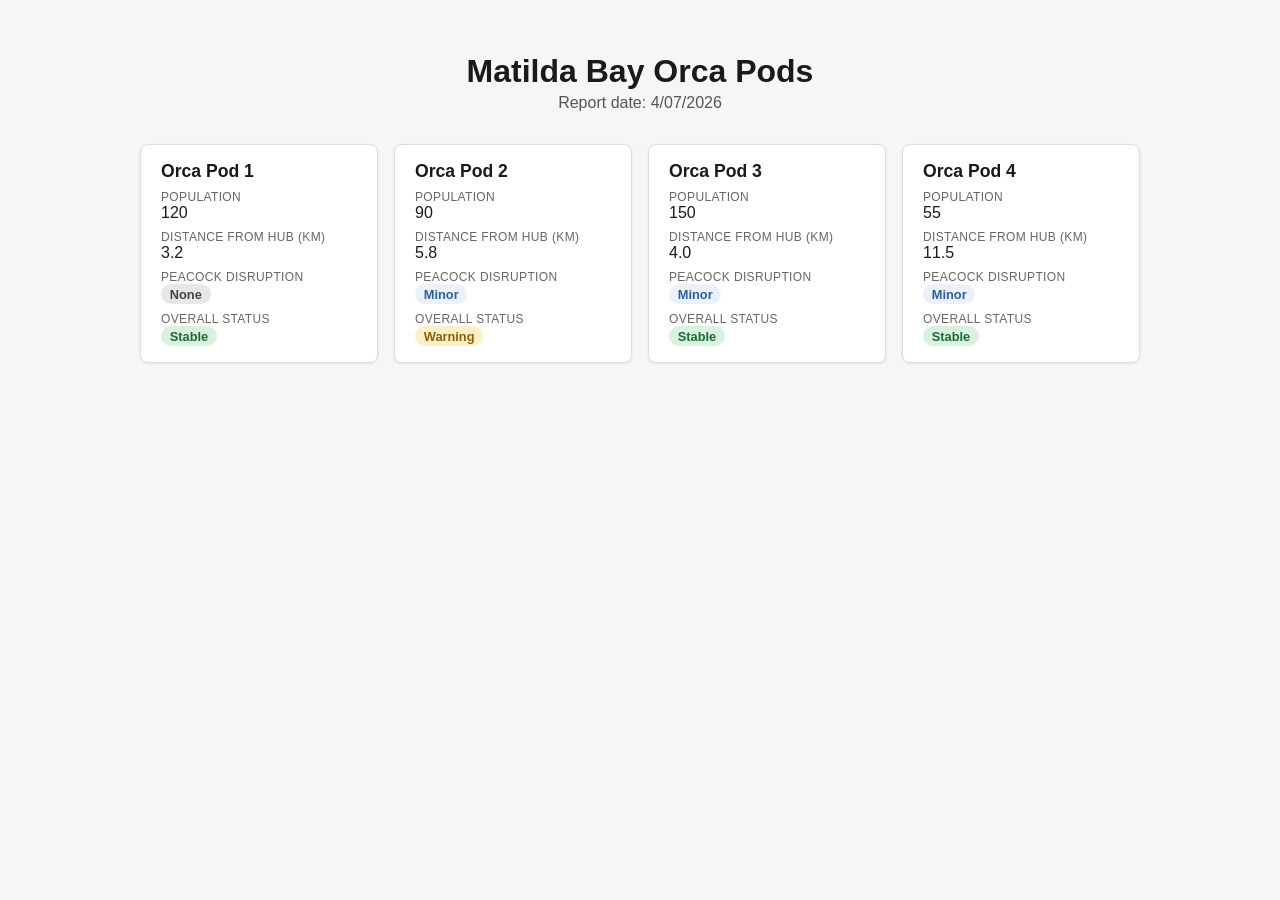
<file: Matilda Bay/Matilday Bay/pod_supply_data/index.html>
<!DOCTYPE html>
<html lang="en">
<head>
<meta charset="UTF-8">
<title>Matilda Bay Pods — 4/07/2026</title>
<style>
  body {
    font-family: Arial, Helvetica, sans-serif;
    background: #f4f6f8;
    color: #1a1a1a;
    margin: 0;
    padding: 2rem;
  }
  h1 {
    text-align: center;
    margin-bottom: 0.25rem;
  }
  p.subtitle {
    text-align: center;
    color: #555;
    margin-top: 0;
    margin-bottom: 2rem;
  }
  #status {
    text-align: center;
    color: #a00;
  }
  .grid {
    display: grid;
    grid-template-columns: repeat(auto-fit, minmax(230px, 1fr));
    gap: 1rem;
    max-width: 1000px;
    margin: 0 auto;
  }
  .card {
    background: #fff;
    border: 1px solid #ddd;
    border-radius: 8px;
    padding: 1rem 1.25rem;
    box-shadow: 0 1px 3px rgba(0,0,0,0.08);
  }
  .card h2 {
    margin: 0 0 0.5rem 0;
    font-size: 1.1rem;
  }
  .card dl {
    margin: 0;
  }
  .card dt {
    font-size: 0.75rem;
    color: #666;
    text-transform: uppercase;
    letter-spacing: 0.03em;
    margin-top: 0.5rem;
  }
  .card dd {
    margin: 0;
    font-size: 1rem;
  }
  .badge {
    display: inline-block;
    padding: 0.15rem 0.55rem;
    border-radius: 999px;
    font-size: 0.8rem;
    font-weight: bold;
    text-transform: capitalize;
  }
  .badge.stable { background: #d9f2df; color: #1c6b34; }
  .badge.warning { background: #fdf0c8; color: #8a6100; }
  .badge.critical { background: #fbdada; color: #a11c1c; }
  .badge.none { background: #e7e7e7; color: #444; }
  .badge.minor { background: #eaf1fb; color: #2a5fa0; }
  .badge.major { background: #fbdada; color: #a11c1c; }
</style>
</head>
<body>

<h1>Matilda Bay Orca Pods</h1>
<p class="subtitle">Report date: 4/07/2026</p>
<p id="status"></p>
<div class="grid" id="podGrid"></div>

<script>
const TARGET_DATE = "2026-07-04"; // 4/07/2026 in DD/MM/YYYY -> ISO used in the CSV
const CSV_FILE = "matilda_bay_pod_supply_data.csv";

// Minimal CSV line parser (handles plain comma-separated fields; no quoted
// commas are present in this dataset, so a simple split is sufficient).
function parseCSV(text) {
  const lines = text.trim().split(/\r?\n/);
  const headers = lines[0].split(",");
  return lines.slice(1).map(line => {
    const values = line.split(",");
    const row = {};
    headers.forEach((h, i) => { row[h] = values[i]; });
    return row;
  });
}

function statusClass(value) {
  const v = (value || "").toLowerCase();
  return ["stable", "warning", "critical", "none", "minor", "major"].includes(v) ? v : "";
}

function renderPods(rows) {
  const grid = document.getElementById("podGrid");
  const statusEl = document.getElementById("status");
  grid.innerHTML = "";

  const filtered = rows.filter(r => r.report_date === TARGET_DATE);

  if (filtered.length === 0) {
    statusEl.textContent = `No pod records found for ${TARGET_DATE}.`;
    return;
  }
  statusEl.textContent = "";

  filtered.forEach(pod => {
    const card = document.createElement("div");
    card.className = "card";
    card.innerHTML = `
      <h2>${pod.pod_name}</h2>
      <dl>
        <dt>Population</dt>
        <dd>${pod.population}</dd>

        <dt>Distance from hub (km)</dt>
        <dd>${pod.distance_from_hub_km}</dd>

        <dt>Peacock disruption</dt>
        <dd><span class="badge ${statusClass(pod.peacock_disruption)}">${pod.peacock_disruption}</span></dd>

        <dt>Overall status</dt>
        <dd><span class="badge ${statusClass(pod.overall_status)}">${pod.overall_status}</span></dd>
      </dl>
    `;
    grid.appendChild(card);
  });
}

document.getElementById("status").textContent = "Loading pod data...";

fetch(CSV_FILE)
  .then(res => {
    if (!res.ok) throw new Error(`Failed to load ${CSV_FILE}: ${res.status}`);
    return res.text();
  })
  .then(text => renderPods(parseCSV(text)))
  .catch(err => {
    document.getElementById("status").textContent =
      "Error loading CSV data: " + err.message +
      " (if opening this file directly via file://, serve it over a local HTTP server instead — browsers block fetch() on local files).";
  });
</script>

</body>
</html>
</file>
